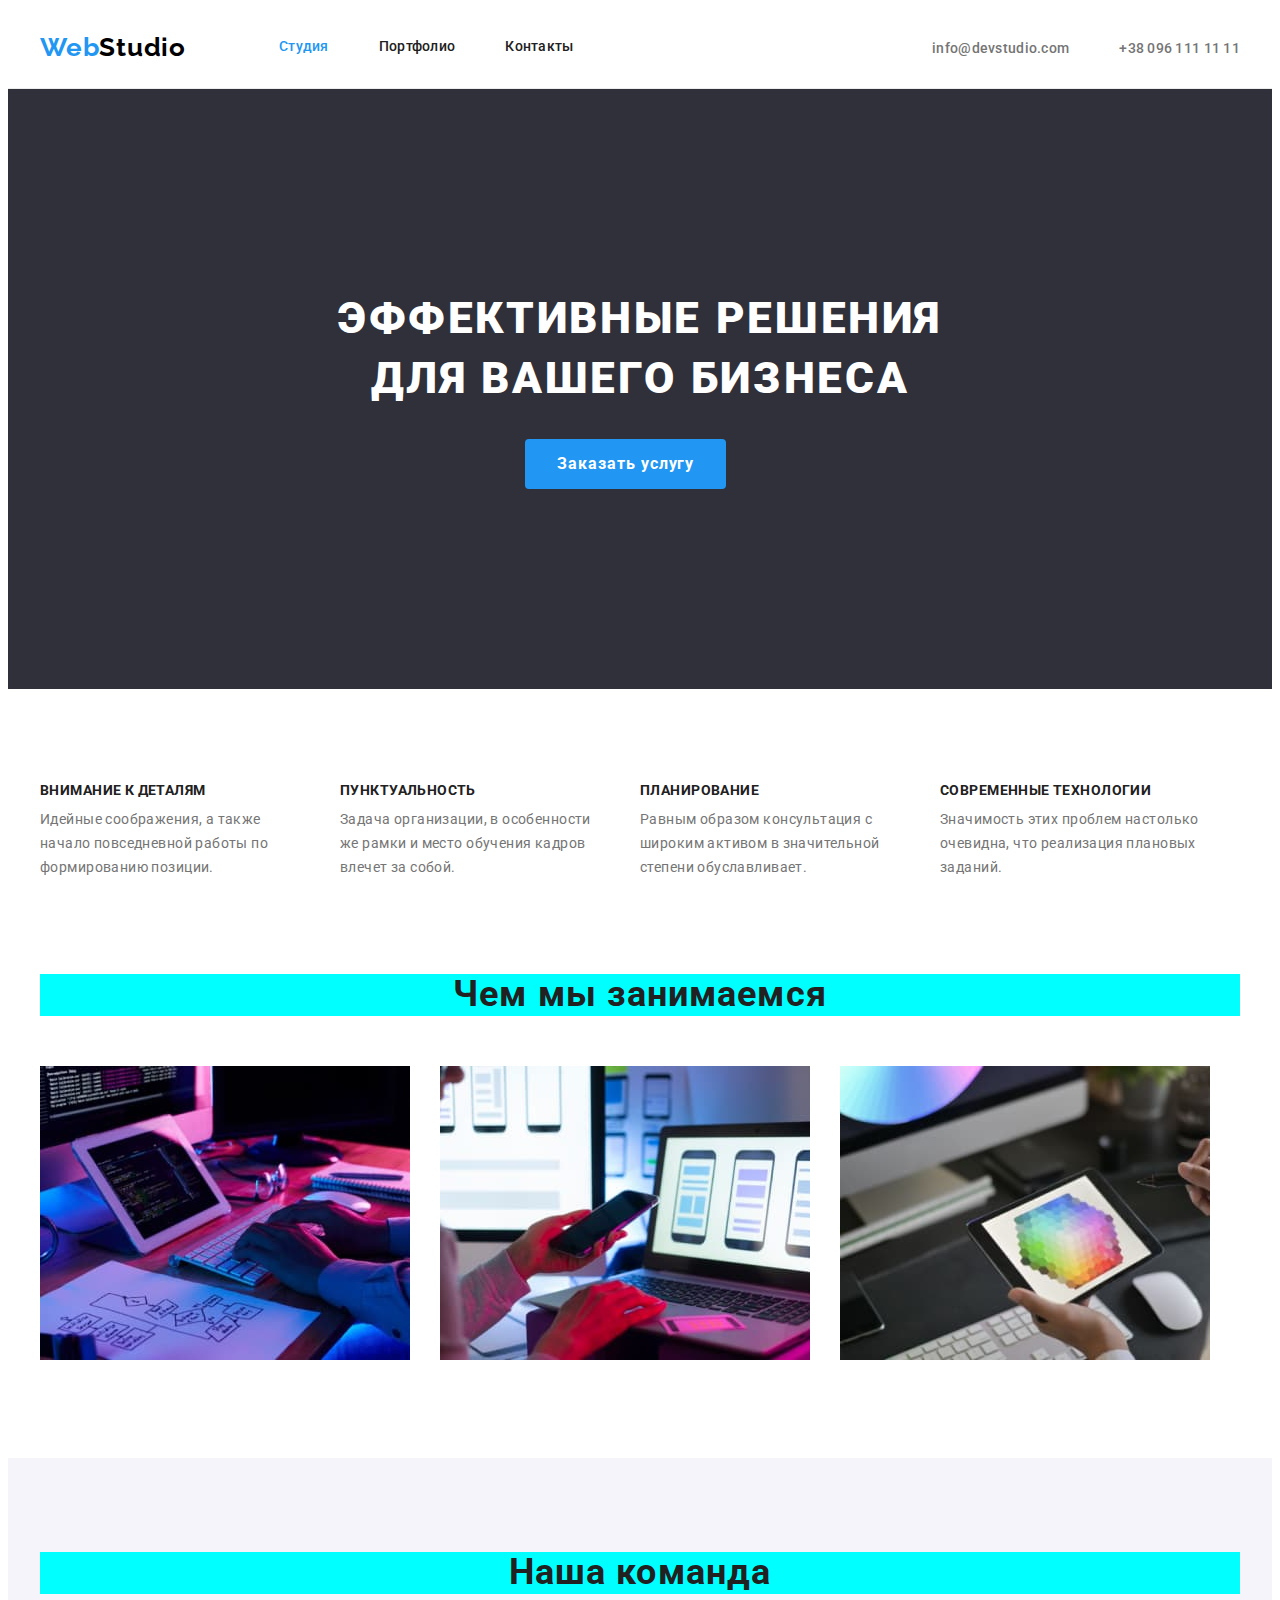
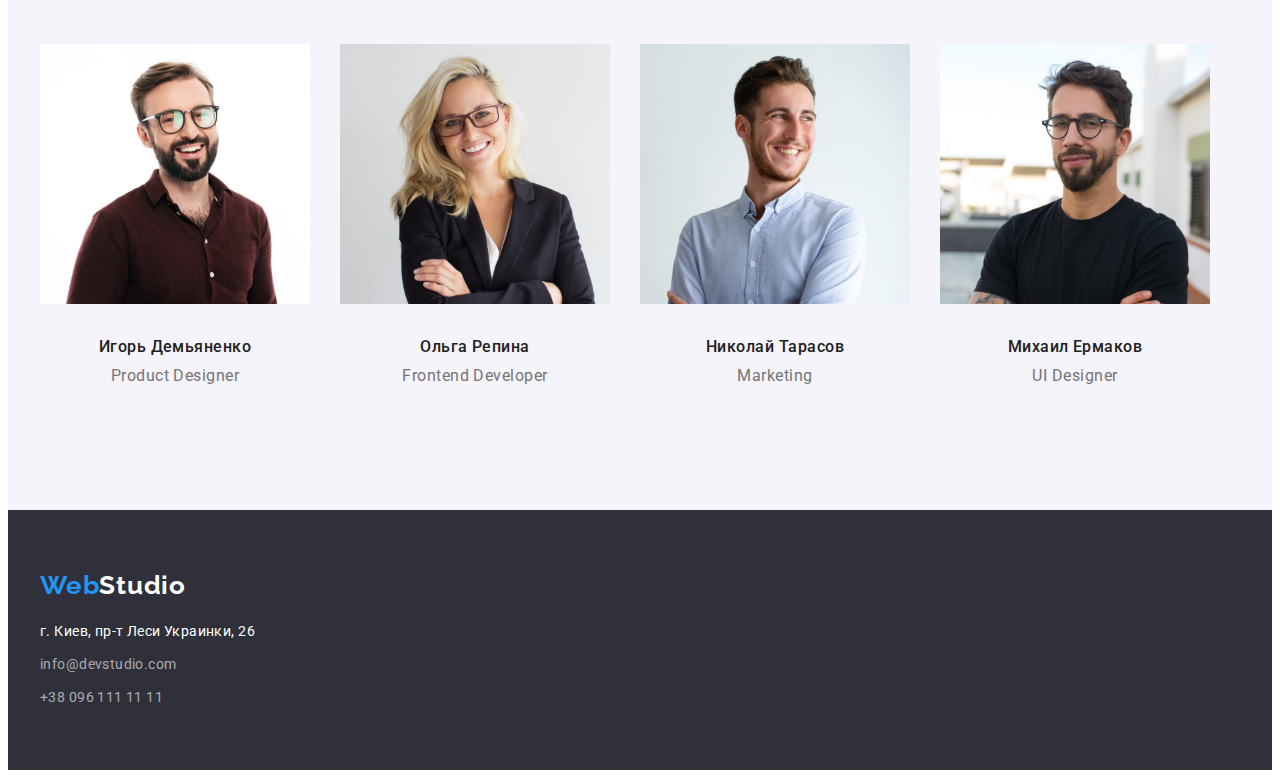
<file: index.html>
<!DOCTYPE html>

<html lang="ru">
 
    <head>

<meta charset="utf-8"/>
<meta name="viewport" content="width=device-width, initial-scale=1.0"/>


<link rel="preconnect" href="https://fonts.googleapis.com">
<link rel="preconnect" href="https://fonts.gstatic.com" crossorigin>
<link href="https://fonts.googleapis.com/css2?family=Raleway:wght@700&family=Roboto:wght@400;500;700;900&family=Smooch&display=swap" rel="stylesheet">

<link rel="stylesheet" href="https://cdnjs.cloudflare.com/ajax/libs/modern-normalize/1.1.0/modern-normalize.min.css"
    integrity="sha512-wpPYUAdjBVSE4KJnH1VR1HeZfpl1ub8YT/NKx4PuQ5NmX2tKuGu6U/JRp5y+Y8XG2tV+wKQpNHVUX03MfMFn9Q=="
    crossorigin="anonymous" referrerpolicy="no-referrer" />

<link rel="stylesheet" href="./css/styles.css"/>

<title>
    Главная 
</title>

</head>
    
    <body>


<!-- Header -->
<header class="header">

    <div class="container header-container">
<!-- Логотип в хедере-->    
            <nav class="nav">
                <a class="logo-link" href="./index.html" lang="en">
                Web<span class="logo-studio-header">Studio</span>
                </a>
<!-- Навигация на другие страницы в хедере-->
                <ul class="nav-list list">
                    <li>
                    <a class="nav-item-current" href="./index.html">Студия</a>
                    </li>

                    <li>
                    <a class="nav-item" href="./portfolio.html">Портфолио</a>
                    </li>

                    <li>
                    <a class="nav-item" href="">Контакты</a>
                    </li>
    
                </ul>
            </nav>

<!--Контакты в хедере -->
            
                <ul class="list header-contacts">
                    <li>
                    <a class="header-email" href="mailto:info@devstudio.com">info@devstudio.com</a>
                    </li>

                    <li>
                    <a class="header-phone" href="tel:+380961111111">+38 096 111 11 11</a>
                    </li>
                </ul>
    </div>
</header>

<!--Уникальный контент страницы -->
        <main>
            
<!-- Блок-герой -->

        <section class="hero-section">
            <div class="container hero-container">
                    <h1 class="hero-title">
                        Эффективные решения для вашего бизнеса
                    </h1>

                   <button class="hero-button" type="button">Заказать услугу</button>
                </div>
                </section> 

<!-- Особенности (скрытый заголовок) -->
        <section class="section">
            <div class="container">
                <h2 class="features-title section-title">
                    Особенности <!-- в финальной версии скрыть этот заголовок методами css -->
                </h2>

                <ul class="features-list list">
                    <li class="features-list-item">
                        <h3 class="features-list-h3">
                            Внимание к деталям
                        </h3>
                        
                        <p class="features-paragraph">
                            Идейные соображения, а также начало повседневной работы по формированию позиции.
                        </p>

                    </li>

                     <li class="features-list-item">
                         <h3 class="features-list-h3">
                            Пунктуальность
                        </h3>
                   
                         <p class="features-paragraph">
                            Задача организации, в особенности же рамки и место обучения кадров влечет за собой.
                        </p>

                    </li>

                    <li class="features-list-item">
                        <h3 class="features-list-h3">
                            Планирование
                        </h3>
                
                        <p class="features-paragraph">
                            Равным образом консультация с широким активом в значительной степени обуславливает.
                        </p>

                    </li>

                
                    <li class="features-list-item">
                        <h3 class="features-list-h3">
                            Современные технологии
                        </h3>
                        <p class="features-paragraph">
                            Значимость этих проблем настолько очевидна, что реализация плановых заданий.
                        </p>

                    </li>
    
                </ul>
            </div>
            </section>

<!-- Чем мы занимаемся -->

        <section class="section what-we-do-section">
            <div class="container">
                <h2 class="section-title">
                    Чем мы занимаемся
                </h2>
                <ul class="list what-we-do-list">
                    <li class="what-we-do-list-item">
                        <img src="./images/image1-desktop-applications.jpg" alt="Десктопные приложения" width="370" />                        
                    </li>
                    
                    <li>
                        <img src="./images/image2-mobile-applications.jpg" alt="Мобильные приложения" width="370" />                    
                    </li>
                    
                    <li>
                        <img src="./images/image3-design-solutions.jpg" alt="Дизайнерские решения" width="370" />                    
                    </li>
                </ul>

            </div>
        </section>

                
            
<!-- Наша команда -->
        <section class="section our-team"> 
          <div class="container">    
            
            <h2 class="section-title">
                    Наша команда
                </h2>

                <ul class="list our-team-list">
                    <li>
                        
                       <img class="our-team-list-img" src="./images/image4-igordemyanenko.jpg" alt="Игорь Демьяненко" width="270" height="260">
                        <div class="our-team-card-legend">
                            <h3 class="our-team-list-header">Игорь Демьяненко</h3>
                        <p class="our-team-list-paragraph" lang="en">Product Designer</p>
                        </div>
                    </li>

                    <li>
                        <img src="./images/image5-olgarepina.jpg" alt="Ольга Репина" width="270" height="260">
                        <div class="our-team-card-legend">
                            <h3 class="our-team-list-header">Ольга Репина</h3>
                        <p class="our-team-list-paragraph" lang="en">Frontend Developer</p>
                        </div>
                        </li>

                        <li>
                        <img src="./images/image6-nikolaytarasov.jpg" alt="Николай Тарасов" width="270" height="260">
                        <div class="our-team-card-legend">
                        <h3 class="our-team-list-header">Николай Тарасов</h3>
                        <p class="our-team-list-paragraph" lang="en">Marketing</p>                                    
                        </div>    
                            </li>

                            <li>
                        <img src="./images/image7-mikhailyermakov.jpg" alt="Михаил Ермаков" width="270" height="260">
                        <div class="our-team-card-legend">
                            <h3 class="our-team-list-header">Михаил Ермаков</h3>
                        <p class="our-team-list-paragraph" lang="en">UI Designer</p>
                        </div>    
                            </li>
                </ul>

                </div>  
            </section>

            
        </main>



    <footer class="footer">
        <div class="container footer-container">


    <a class="logo-link logo-link-footer"  href="" lang="en">
        Web<span class="logo-studio-footer">Studio</span>
    </a>

<br>

<address>
    
    <ul class="address list">
        <li class="footer-list-item">
            <a class="address-location" href="https://goo.gl/maps/uR5vyPPweFNLkcyV9" target="_blank" rel="noopener noreferrer">г. Киев, пр-т Леси Украинки, 26</a> 
            </li>
        <li class="footer-list-item">
        <a class="address-email" href="mailto:info@devstudio.com">info@devstudio.com</a>
            </li>

        <li class="footer-list-item">
        <a class="address-phone" href="tel:+380961111111">+38 096 111 11 11</a>
            </li>
    </ul>

</address>
</div>
        </footer>

    </body>
</html>
</file>
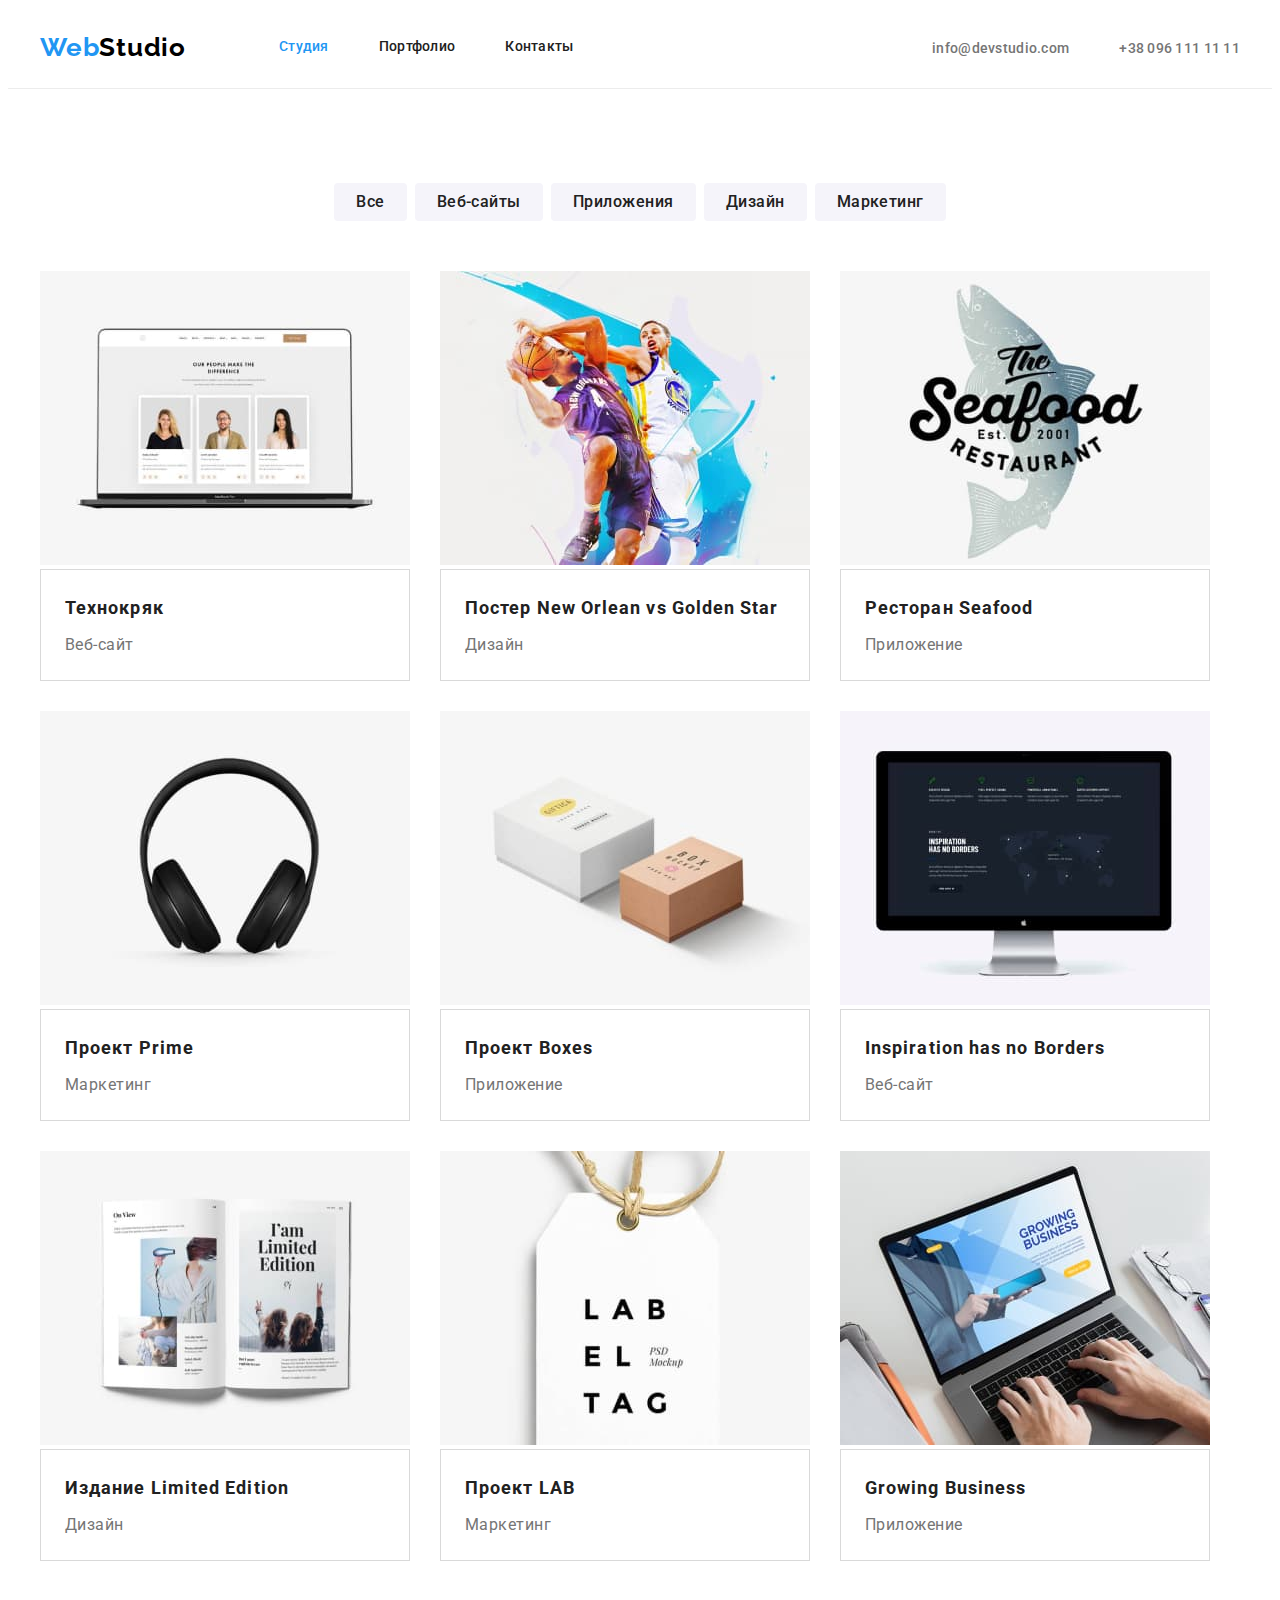
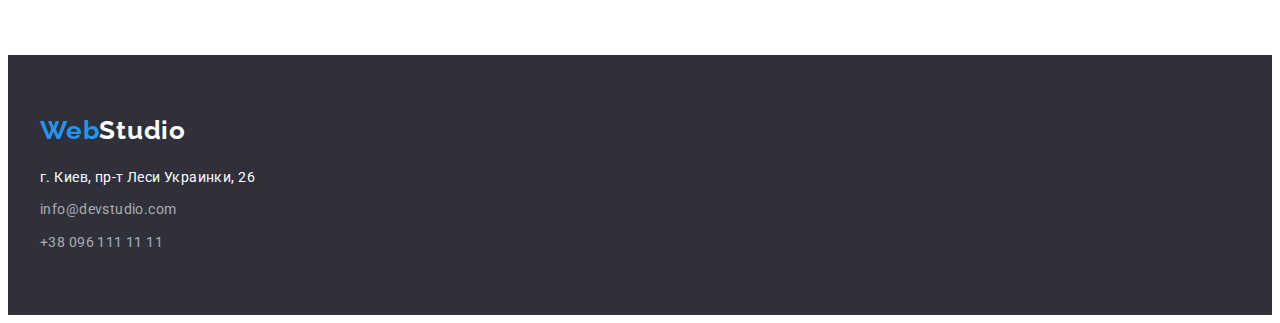
<file: portfolio.html>
<!DOCTYPE html>

<html lang="ru">
 
    <head>

<meta charset="utf-8"/>
<meta name="viewport" content="width=device-width, initial-scale=1.0"/>


<link rel="preconnect" href="https://fonts.googleapis.com">
<link rel="preconnect" href="https://fonts.gstatic.com" crossorigin>
<link href="https://fonts.googleapis.com/css2?family=Raleway:wght@700&family=Roboto:wght@400;500;700;900&family=Smooch&display=swap" rel="stylesheet">

<link rel="stylesheet" href="https://cdnjs.cloudflare.com/ajax/libs/modern-normalize/1.1.0/modern-normalize.min.css"
    integrity="sha512-wpPYUAdjBVSE4KJnH1VR1HeZfpl1ub8YT/NKx4PuQ5NmX2tKuGu6U/JRp5y+Y8XG2tV+wKQpNHVUX03MfMFn9Q=="
    crossorigin="anonymous" referrerpolicy="no-referrer" />


<link rel="stylesheet" href="./css/styles.css"/>

<title>
    Портфолио 
</title>

</head>

    <body>
      
        <header class="header">
        <div class="container header-container">
            <!-- Логотип в хедере-->
            <nav class="nav">
                <a class="logo-link" href="./index.html" lang="en">
                    Web<span class="logo-studio-header">Studio</span>
                </a>
                <!-- Навигация на другие страницы в хедере-->
                <ul class="nav-list list">
                    <li>
                        <a class="nav-item-current" href="./index.html">Студия</a>
                    </li>
        
                    <li>
                        <a class="nav-item" href="./portfolio.html">Портфолио</a>
                    </li>
        
                    <li>
                        <a class="nav-item" href="">Контакты</a>
                    </li>
        
                </ul>
            </nav>
        
            <!--Контакты в хедере -->
        
            <ul class="list header-contacts">
                <li>
                    <a class="header-email" href="mailto:info@devstudio.com">info@devstudio.com</a>
                </li>
        
                <li>
                    <a class="header-phone" href="tel:+380961111111">+38 096 111 11 11</a>
                </li>
            </ul>
        </div>
   
                    </header>
            

        <main>
<!--Уникальный контент страницы -->
           
<section class="section">
    <div class="container">
    <!-- в финальной версии скрыть этот заголовок методами css -->
    <h1 class="portfolio-h1 section-title">Примеры наших работ</h1>
    
<!-- Фильтр -->
    <ul class="list portfolio-filter">
        <li>
            <button class="portfolio-button" type="button">
                Все 
            </button>
        </li>

        <li>
            <button class="portfolio-button" type="button">
                Веб-сайты 
            </button>
        </li>

        <li>
            <button class="portfolio-button" type="button">
                Приложения   
            </button>
        </li>

        <li>
            <button class="portfolio-button" type="button">
                Дизайн  
            </button>
        </li>

        <li>
            <button class="portfolio-button" type="button">
                Маркетинг  
            </button>
        </li>
        
    </ul>

<!-- Cards -->
    <ul class="list portfolio-cards">
        <li class="portfolio-cards-item">
            <a class="portfolio-cards-link" href="">
            
                <img class="portfolio-card-img" src="./images/image8-technokriak.jpg" alt="" width="370">
           
            <div class="portfolio-cards-legend">
                <h2 class="portfolio-cards-title">
                Технокряк
            </h2>
            <p class="portfolio-cards-text">
                Веб-сайт
            </p>
            </div>
            </a>   
        </li>

        <li class="portfolio-cards-item">
            <a class="portfolio-cards-link" href="">
            <img class="portfolio-card-img" src="./images/image9-neworleanvsgoldenstar.jpg" alt="" width="370">
            <div class="portfolio-cards-legend">

            <h2 class="portfolio-cards-title">
                Постер New Orlean vs Golden Star
            </h2>
            <p class="portfolio-cards-text">
                Дизайн
            </p>
            </div>   
            </a>
        </li>
        
        <li class="portfolio-cards-item">
            <a class="portfolio-cards-link" href="">

            <img class="portfolio-card-img" src="./images/image10-seafood.jpg" alt="" width="370">
            <div class="portfolio-cards-legend">

            <h2 class="portfolio-cards-title">
                Ресторан Seafood
            </h2>
            <p class="portfolio-cards-text">
                Приложение
            </p>
            </div>
        </a>
      
        </li>
        
        <li class="portfolio-cards-item">
            <a class="portfolio-cards-link" href=""> 

            <img class="portfolio-card-img" src="./images/image11-prime.jpg" alt="" width="370">
           
            <div class="portfolio-cards-legend">
            <h2 class="portfolio-cards-title">
                Проект Prime
            </h2>
            <p class="portfolio-cards-text">
                Маркетинг
            </p>
            </div>
            </a>   
        </li>
        
        <li class="portfolio-cards-item">
            <a class="portfolio-cards-link" href="">           
            <img class="portfolio-card-img" src="./images/image12-boxes.jpg" alt="" width="370">
            
            <div class="portfolio-cards-legend">
            <h2 class="portfolio-cards-title">
                Проект Boxes
            </h2>
            <p class="portfolio-cards-text">
                Приложение
            </p>
            </div>
            </a>   
        </li>
        
        <li class="portfolio-cards-item">
            <a class="portfolio-cards-link" href="">
            <img class="portfolio-card-img" src="./images/image13-inspirationhasnoborders.jpg" alt="" width="370">
            <div class="portfolio-cards-legend">
            <h2 class="portfolio-cards-title">
                Inspiration has no Borders
            </h2>
            <p class="portfolio-cards-text">
                Веб-сайт
            </p>
            </div>
           </a>   
        </li>
        
        <li class="portfolio-cards-item">
            <a class="portfolio-cards-link" href="">
            <img class="portfolio-card-img" src="./images/image14-limitededition.jpg" alt="" width="370">
            <div class="portfolio-cards-legend">
            <h2 class="portfolio-cards-title">
                Издание Limited Edition
            </h2>
            <p class="portfolio-cards-text">
                Дизайн
            </p>
            </div>
            </a>   
        </li>
        
        <li class="portfolio-cards-item">
            <a class="portfolio-cards-link" href="">
            <img class="portfolio-card-img" src="./images/image15-lab.jpg" alt="" width="370">
            <div class="portfolio-cards-legend">
            <h2 class="portfolio-cards-title">
                Проект LAB
            </h2>
            <p class="portfolio-cards-text">
                Маркетинг
            </p>
            </div>
            </a>   
        </li>
        
        <li class="portfolio-cards-item">
            <a class="portfolio-cards-link" href="">
            <img class="portfolio-card-img" src="./images/image16-growingbusiness.jpg" alt="" width="370">
            <div class="portfolio-cards-legend"><h2 class="portfolio-cards-title">
                Growing Business
            </h2>
            <p class="portfolio-cards-text">
                Приложение
            </p>
            </div>
            </a>   
        </li>
    </ul>
    </div>

</section>
            
        </main>

            <footer class="footer">
                <div class="container footer-container">
            
            
                    <a class="logo-link logo-link-footer" href="" lang="en">
                        Web<span class="logo-studio-footer">Studio</span>
                    </a>
            
                    <br>
            
                    <address>
            
                        <ul class="address list">
                            <li class="footer-list-item">
                                <a class="address-location" href="https://goo.gl/maps/uR5vyPPweFNLkcyV9" target="_blank"
                                    rel="noopener noreferrer">г. Киев, пр-т Леси Украинки, 26</a>
                            </li>
                            <li class="footer-list-item">
                                <a class="address-email" href="mailto:info@devstudio.com">info@devstudio.com</a>
                            </li>
            
                            <li class="footer-list-item">
                                <a class="address-phone" href="tel:+380961111111">+38 096 111 11 11</a>
                            </li>
                        </ul>
            
                    </address>
                </div>
            </footer>

            

    </body>
</html>
</file>
<file: css/styles.css>
:root {
    --primary-text-color:#212121;
    --secondary-text-color:#757575;
    --primary-accent-color:#2196F3;
    --secondary-accent-color:rgba(255,255,255,0.6);
    --tertiary-accent-color:#D9D9D9;
    --primary-background-color:#FFFFFF;
    --header-background-color:#FFFFFF;
    --footer-background-color:#2F303A;
    --portfolio-button-background-color:#F5F4FA;
}

body {
        font-family: Roboto, sans-serif;
        color: var(--primary-text-color);
        background-color: var(--primary-background-color);
}

h1,
h2,
h3,
p,
ul {
    margin: 0;
    padding: 0;

}

.section {
    margin: 0;
    padding-top: 94px;
    padding-right: 0;
    padding-bottom: 94px;
    padding-left:0;
       
    }

.container {
width: 1200px;
margin-top: 0;
margin-right: auto;
margin-bottom: 0;
margin-left: auto;
padding-top:0;
padding-right: 15px;
padding-bottom:0;
padding-left:15px;

}

.header {
background-color: var(--header-background-color);
border-bottom: 1px solid #ECECEC;
padding-top: 24px;
padding-bottom: 25px;
}
.header-container {
display: flex;
justify-content:space-between;
align-items:center;

}

.nav {
    display: flex;
    align-items: center;
    }
.logo-link {
    display: inline-block;
    margin-right: 93px;
    font-family: 'Raleway';
font-weight: 700;
font-size: 26px;
line-height: 1.19;
letter-spacing: 0.03em;
text-decoration: none;
color: var(--primary-accent-color);
    
}

.logo-link:hover,
.logo-link:focus,
.nav-item-current:hover,
.nav-item-current:focus,
.nav-item:hover,
.nav-item:focus,
.header-email:hover,
.header-email:focus,
.header-phone:hover,
.header-phone:focus,
.address-location:hover,
.address-location:focus,
.address-email:hover,
.address-email:focus,
.address-phone:hover,
.address-phone:focus,
.portfolio-cards-title:hover,
.portfolio-cards-title:focus,
.portfolio-cards-text:hover,
.portfolio-cards-text:focus {
    color:var(--primary-accent-color);
}


.logo-studio-header {
        color: #000000;
}

.list {list-style:none;}

.nav-list {   
    display: flex;
    
    font-weight: 500;
font-size: 14px;
line-height: 1.14;
letter-spacing: 0.02em;
}

.nav-list li:not(:last-child) {
    margin-right: 50px;
}

.nav-item-current {
    color: var(--primary-accent-color);
    text-decoration: none;
}
.nav-item {
    text-decoration: none;
    color:var(--primary-text-color);
}

.header-contacts { 
    display: flex;
    }

.header-contacts li+li {
    margin-left:50px;
}

.header-email {
    
    font-weight: 500;
font-size: 14px;
line-height: 1.14;
letter-spacing: 0.02em;
color: var(--secondary-text-color);
text-decoration: none;
}

.hero-section {
    background-color: #2F303A;
}
.header-phone {
    font-weight: 500;
font-size: 14px;
line-height: 1.14;
letter-spacing: 0.02em;color: var(--secondary-text-color);
text-decoration: none;
}
/* HERO */
.hero-title{
    max-width: 696px;
    margin-left:auto;
    margin-right:auto;
    margin-bottom: 30px;
font-weight: 900;
font-size: 44px;
line-height: 1.36;
letter-spacing: 0.06em;
text-align: center;
text-transform: uppercase;
color: #FFFFFF;
}
.hero-container {
    padding-top: 200px;
    padding-bottom:200px;
}
.hero-button {
    min-width: 200px;
    margin-left: 485px;
    padding-top: 8px;
    padding-right: 30px;
padding-bottom: 8px;
padding-left: 30px;

font-family: inherit;
font-weight: 700;
font-size: 16px;
line-height: 1.87;
text-align: center;
letter-spacing: 0.06em;
color: #FFFFFF;
cursor: pointer;
border-radius:4px;
border: 2px solid transparent;
background-color: var(--primary-accent-color);
}



.section-title {
    margin-bottom:50px;
font-weight: 700;
font-size: 36px;
line-height: 1.16;
text-align: center;
letter-spacing: 0.03em;
color: var(--primary-text-color);
background-color: aqua
}

 
.features-title, .examples-of-our-works-title {
        display:none;
        opacity: 0;
}

.features-list {
   display:flex;
    font-weight: 700;
font-size: 14px;
line-height: 1.14;
text-align: left;
letter-spacing: 0.03em;
text-transform: uppercase;
color: var(--primary-text-color);

}

.features-list-item {
    width: 270px;
} 

.features-list li:not(:last-child) {
    margin-right: 30px;
}


.features-paragraph {
    font-weight: 400;
font-size: 14px;
line-height: 1.71;
letter-spacing: 0.03em;
text-transform: none;
color: var(--secondary-text-color);
}

.features-list-h3 {
    font-size: 14px;
    margin-bottom:10px;
}

/* WHAT WE DO */


.what-we-do-section {
    padding-top: 0;
    }

.what-we-do-list {
    display: flex;
}


.what-we-do-list li:not(:last-child) {
    margin-right:30px;
}

/* OUR TEAM */

.our-team {
    background-color: #F5F4FA;
}

.our-team-list {
    display: flex;
}

.our-team-list li:not(:last-child){
    margin-right: 30px;
}

.our-team-header {
    font-weight: 700;
font-size: 36px;
line-height: 1.16;
letter-spacing: 0.03em;
text-align: center;
color: var(--primary-text-color);
}

.our-team-list-header {
    margin-bottom: 10px;
font-weight: 500;
font-size: 16px;
line-height: 1.18;
letter-spacing: 0.03em;
text-align: center;

}
/* .our-team-list-img {
    margin-bottom:30px;
} */

.our-team-card-legend {
    padding-top:30px;
    padding-bottom:30px;
}

.our-team-list-paragraph {
    font-size: 16px;
line-height: 1.18;
letter-spacing: 0.03em;
text-align: center;
color: var(--secondary-text-color);
}

/* FOOTER */

.footer {
    padding-top: 60px;
    padding-bottom:60px;

    background-color: var(--footer-background-color);
}
.logo-link-footer {
    padding-bottom: 20px;
}
.logo-studio-footer {
    color: #FFFFFF;
}

.address {   
    font-style:normal;
font-size: 14px;
line-height: 1.71;
letter-spacing: 0.03em;
}

.address-location{ 
        color: #FFFFFF;
text-decoration: none;
}

.address-email{
    color: var(--secondary-accent-color);
text-decoration: none;
}

.footer-list-item:not(:last-child){
    margin-bottom: 9px;
}

.address-phone{
    color:var(--secondary-accent-color);
text-decoration: none;
}

/* PORTFOLIO */

.portfolio-h1 {
    display:none;
}

.portfolio-filter{
    display: flex;
    margin-bottom: 50px;
    justify-content:center;
    }
.portfolio-filter li:not(:last-child) {
margin-right: 8px;

}

.portfolio-cards-legend {
padding-top:20px;
padding-right: 24px;
padding-bottom: 20px;
padding-left:24px;
border: 1px solid #D9D9D9;
}

.portfolio-button {
    
    padding: 4px 20px;
    border-radius: 4px;
    border: 2px solid transparent;
    

    font-family: inherit;
    font-weight: 500;
    font-size: 16px;
    line-height: 1.62;
    text-align: center;
    letter-spacing: 0.03em;
    
    
    color: var(--primary-text-color);
    background-color: var(--portfolio-button-background-color);
}
.portfolio-button:hover,
.portfolio-button:focus {
    font-family: inherit;
    font-weight: 500;
    font-size: 16px;
    line-height: 1.62;
    text-align: center;
    letter-spacing: 0.03em;
    color: #FFFFFF;
    background-color: var(--primary-accent-color);
}

.portfolio-cards {
    display: flex;
    flex-wrap: wrap;
    ;
}

.portfolio-cards-item:not(:nth-child(3n)) {
    margin-right: 30px;
}

.portfolio-cards-item:not(:nth-last-child(-n+3)) {
    margin-bottom: 30px;
}

/* .portfolio-card-img {
    margin-bottom: 20px;
} */

.portfolio-cards-title {
   font-weight: 700;
   margin-bottom:4px;
font-size: 18px;
line-height: 2;
text-align: left;
letter-spacing: 0.06em;
vertical-align: top;
color: var(--primary-text-color);
}

.portfolio-cards-text {
   font-weight: 400;
font-size: 16px;
line-height: 1.87;
text-align: left;
vertical-align: top;
letter-spacing: 0.03em; 
color: var(--secondary-text-color);
 }
 .portfolio-cards-link {
    text-decoration: none;
 }
</file>
